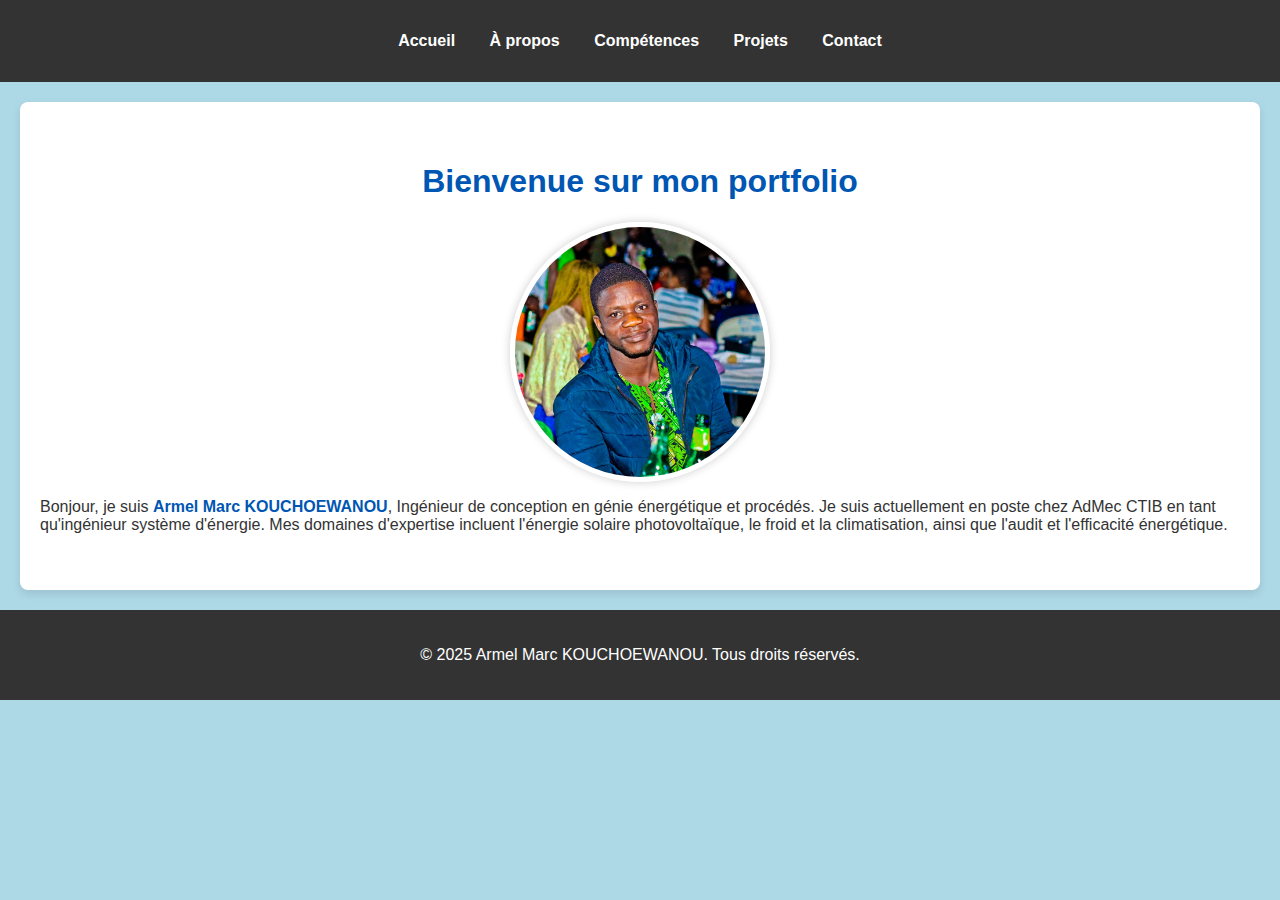
<file: index.html>
<!DOCTYPE html>
<html lang="fr">
<head>
    <meta charset="UTF-8">
    <meta name="viewport" content="width=device-width, initial-scale=1.0">
    <title>Accueil - Mon Portfolio</title>
    <link rel="stylesheet" href="style.css">
</head>
<body>
    <header>
        <nav>
            <ul>
                <li><a href="index.html">Accueil</a></li>
                <li><a href="a-propos.html">À propos</a></li>
                <li><a href="competences.html">Compétences</a></li>
                <li><a href="projets.html">Projets</a></li>
                <li><a href="contact.html">Contact</a></li>
            </ul>
        </nav>
    </header>

    <main>
        <section id="accueil">
            <h1>Bienvenue sur mon portfolio</h1>
            <img src="ma photo.jpg" alt="Photo de profil d'Armel Marc KOUCHOEWANOU" class="profile-photo">
            <p>
                Bonjour, je suis <span class="mon-nom">Armel Marc KOUCHOEWANOU</span>, Ingénieur de conception en génie énergétique et procédés.
                Je suis actuellement en poste chez AdMec CTIB en tant qu'ingénieur système d'énergie.
                Mes domaines d'expertise incluent l'énergie solaire photovoltaïque, le froid et la climatisation, ainsi que l'audit et l'efficacité énergétique.
            </p>
        </section>
    </main>

    <footer>
        <p>&copy; 2025 Armel Marc KOUCHOEWANOU. Tous droits réservés.</p>
    </footer>
</body>
</html>
</file>
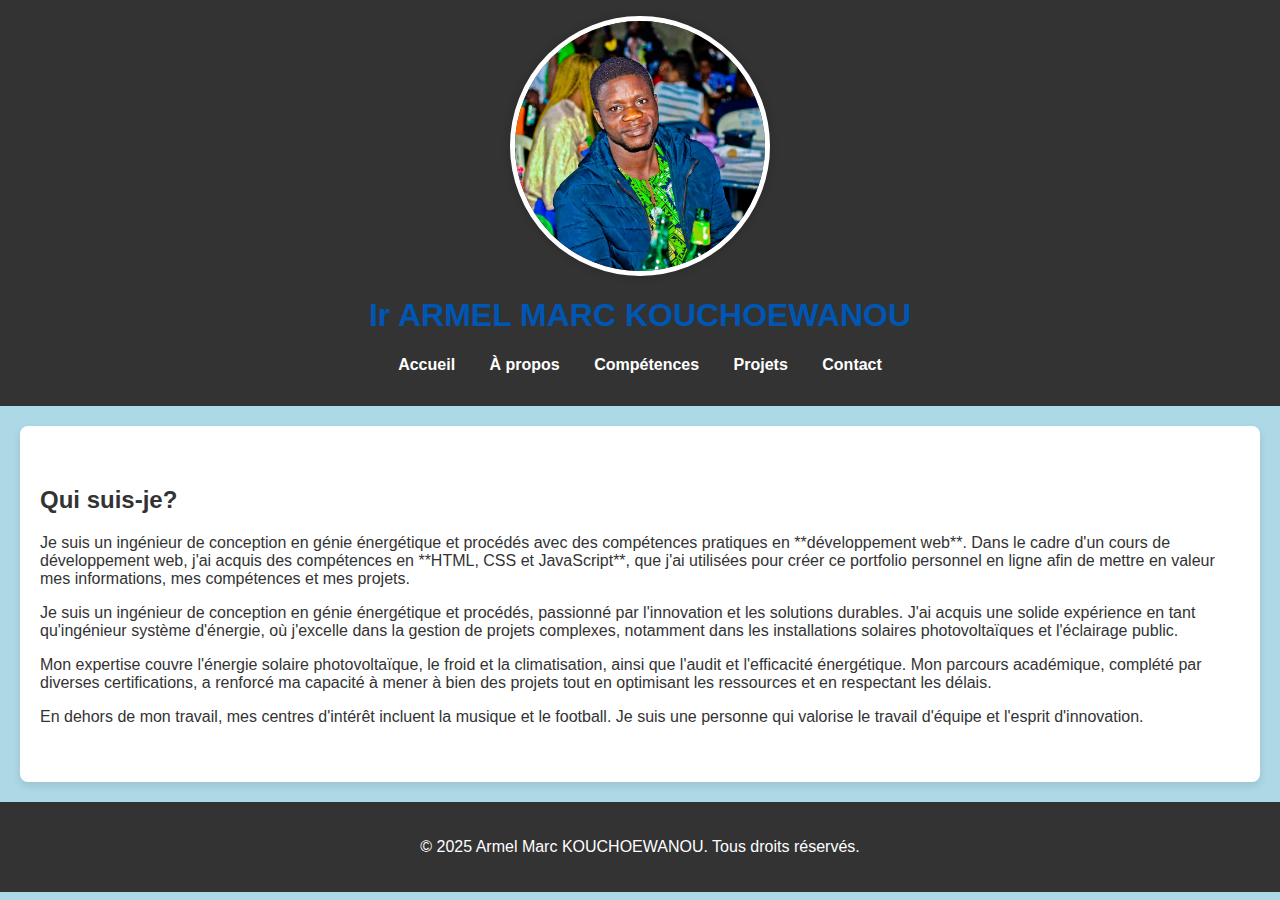
<file: a-propos.html>
<!DOCTYPE html>
<html lang="fr">
<head>
    <meta charset="UTF-8">
    <meta name="viewport" content="width=device-width, initial-scale=1.0">
    <title>Mon Portfolio - Armel Marc KOUCHOEWANOU</title>
    <link rel="stylesheet" href="style.css">
</head>
<body>
    <header>
        <nav>
            <img src="ma photo.jpg" alt="Photo de profil d'Armel Marc KOUCHOEWANOU" class="profile-photo">
            <h1>Ir ARMEL MARC KOUCHOEWANOU</h1>
            <ul>
                <li><a href="index.html">Accueil</a></li>
                <li><a href="a-propos.html">À propos</a></li>
                <li><a href="competences.html">Compétences</a></li>
                <li><a href="projets.html">Projets</a></li>
                <li><a href="contact.html">Contact</a></li>
            </ul>
        </nav>
    </header>

    <main>
        <section id="a-propos">
            <h2>Qui suis-je?</h2>

            <p>
                Je suis un ingénieur de conception en génie énergétique et procédés avec des compétences pratiques en **développement web**. Dans le cadre d'un cours de développement web, j'ai acquis des compétences en **HTML, CSS et JavaScript**, que j'ai utilisées pour créer ce portfolio personnel en ligne afin de mettre en valeur mes informations, mes compétences et mes projets.
            </p>

            <p>
                Je suis un ingénieur de conception en génie énergétique et procédés, passionné par l'innovation et les solutions durables. J'ai acquis une solide expérience en tant qu'ingénieur système d'énergie, où j'excelle dans la gestion de projets complexes, notamment dans les installations solaires photovoltaïques et l'éclairage public.
            </p>

            <p>
                Mon expertise couvre l'énergie solaire photovoltaïque, le froid et la climatisation, ainsi que l'audit et l'efficacité énergétique. Mon parcours académique, complété par diverses certifications, a renforcé ma capacité à mener à bien des projets tout en optimisant les ressources et en respectant les délais.
            </p>

            <p>
                En dehors de mon travail, mes centres d'intérêt incluent la musique et le football. Je suis une personne qui valorise le travail d'équipe et l'esprit d'innovation.
            </p>
        </section>
    </main>

    <footer>
        <p>&copy; 2025 Armel Marc KOUCHOEWANOU. Tous droits réservés.</p>
    </footer>
</body>
</html>
</file>
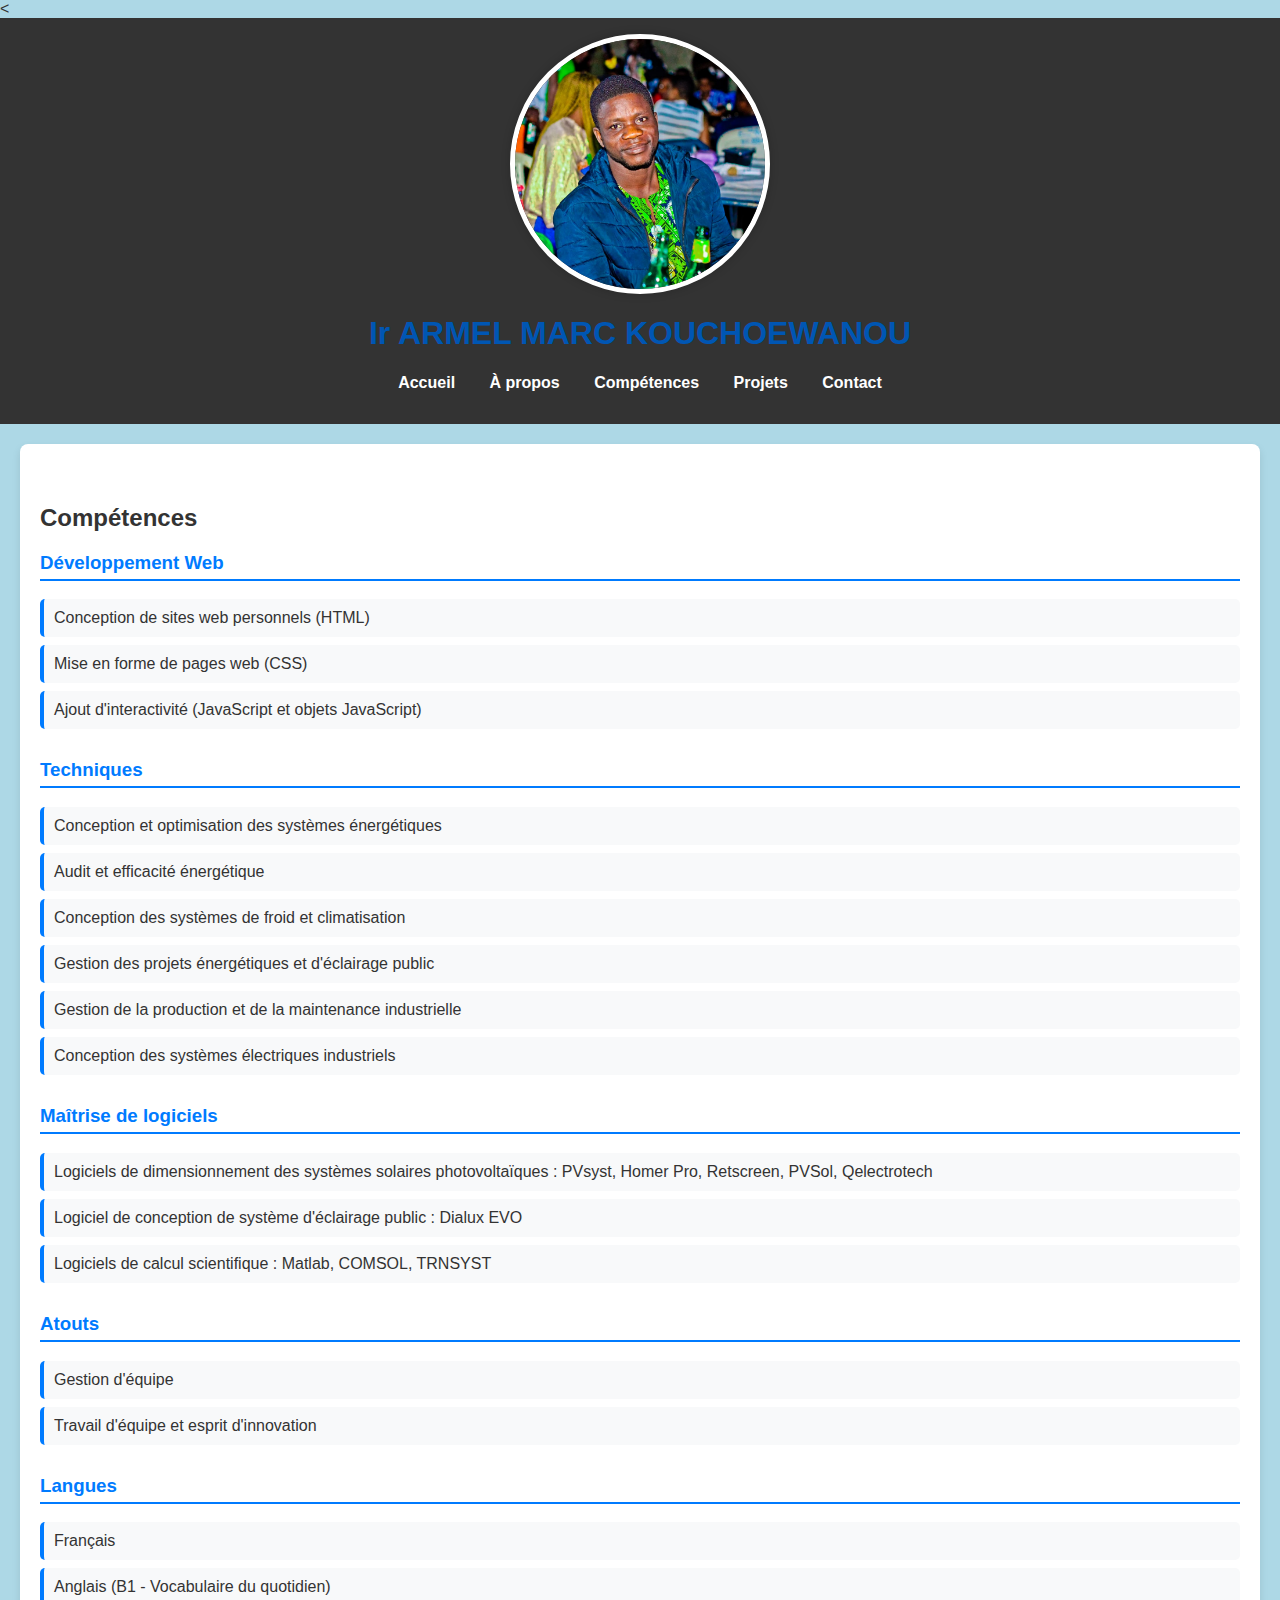
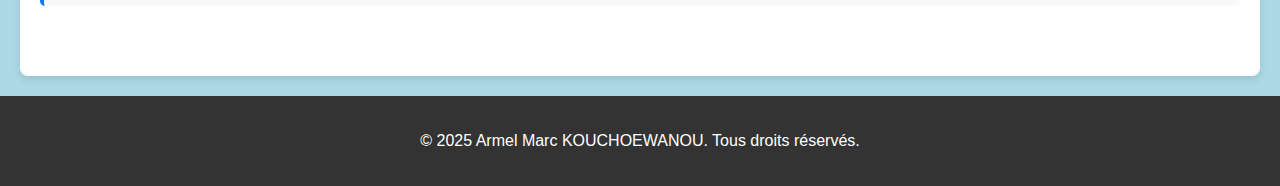
<file: competences.html>
<<!DOCTYPE html>
<html lang="fr">
<head>
    <meta charset="UTF-8">
    <meta name="viewport" content="width=device-width, initial-scale=1.0">
    <title>Mon Portfolio - Armel Marc KOUCHOEWANOU</title>
    <link rel="stylesheet" href="style.css">
</head>
<body>
    <header>
        <nav>
            <img src="ma photo.jpg" alt="Photo de profil d'Armel Marc KOUCHOEWANOU" class="profile-photo">
            <h1>Ir ARMEL MARC KOUCHOEWANOU</h1>
            <ul>
                <li><a href="index.html">Accueil</a></li>
                <li><a href="a-propos.html">À propos</a></li>
                <li><a href="competences.html">Compétences</a></li>
                <li><a href="projets.html">Projets</a></li>
                <li><a href="contact.html">Contact</a></li>
            </ul>
        </nav>
    </header>

    <main>
        <section id="competences">
            <h2>Compétences</h2>

            <div class="competence-category">
                <h3>Développement Web</h3>
                <ul>
                    <li>Conception de sites web personnels (HTML)</li>
                    <li>Mise en forme de pages web (CSS)</li>
                    <li>Ajout d'interactivité (JavaScript et objets JavaScript)</li>
                </ul>
            </div>

            <div class="competence-category">
                <h3>Techniques</h3>
                <ul>
                    <li>Conception et optimisation des systèmes énergétiques</li>
                    <li>Audit et efficacité énergétique</li>
                    <li>Conception des systèmes de froid et climatisation</li>
                    <li>Gestion des projets énergétiques et d'éclairage public</li>
                    <li>Gestion de la production et de la maintenance industrielle</li>
                    <li>Conception des systèmes électriques industriels</li>
                </ul>
            </div>

            <div class="competence-category">
                <h3>Maîtrise de logiciels</h3>
                <ul>
                    <li>Logiciels de dimensionnement des systèmes solaires photovoltaïques : PVsyst, Homer Pro, Retscreen, PVSol, Qelectrotech</li>
                    <li>Logiciel de conception de système d'éclairage public : Dialux EVO</li>
                    <li>Logiciels de calcul scientifique : Matlab, COMSOL, TRNSYST</li>
                </ul>
            </div>

            <div class="competence-category">
                <h3>Atouts</h3>
                <ul>
                    <li>Gestion d'équipe</li>
                    <li>Travail d'équipe et esprit d'innovation</li>
                </ul>
            </div>
            
            <div class="competence-category">
                <h3>Langues</h3>
                <ul>
                    <li>Français</li>
                    <li>Anglais (B1 - Vocabulaire du quotidien)</li>
                </ul>
            </div>
        </section>
    </main>

    <footer>
        <p>&copy; 2025 Armel Marc KOUCHOEWANOU. Tous droits réservés.</p>
    </footer>
</body>
</html>
</file>
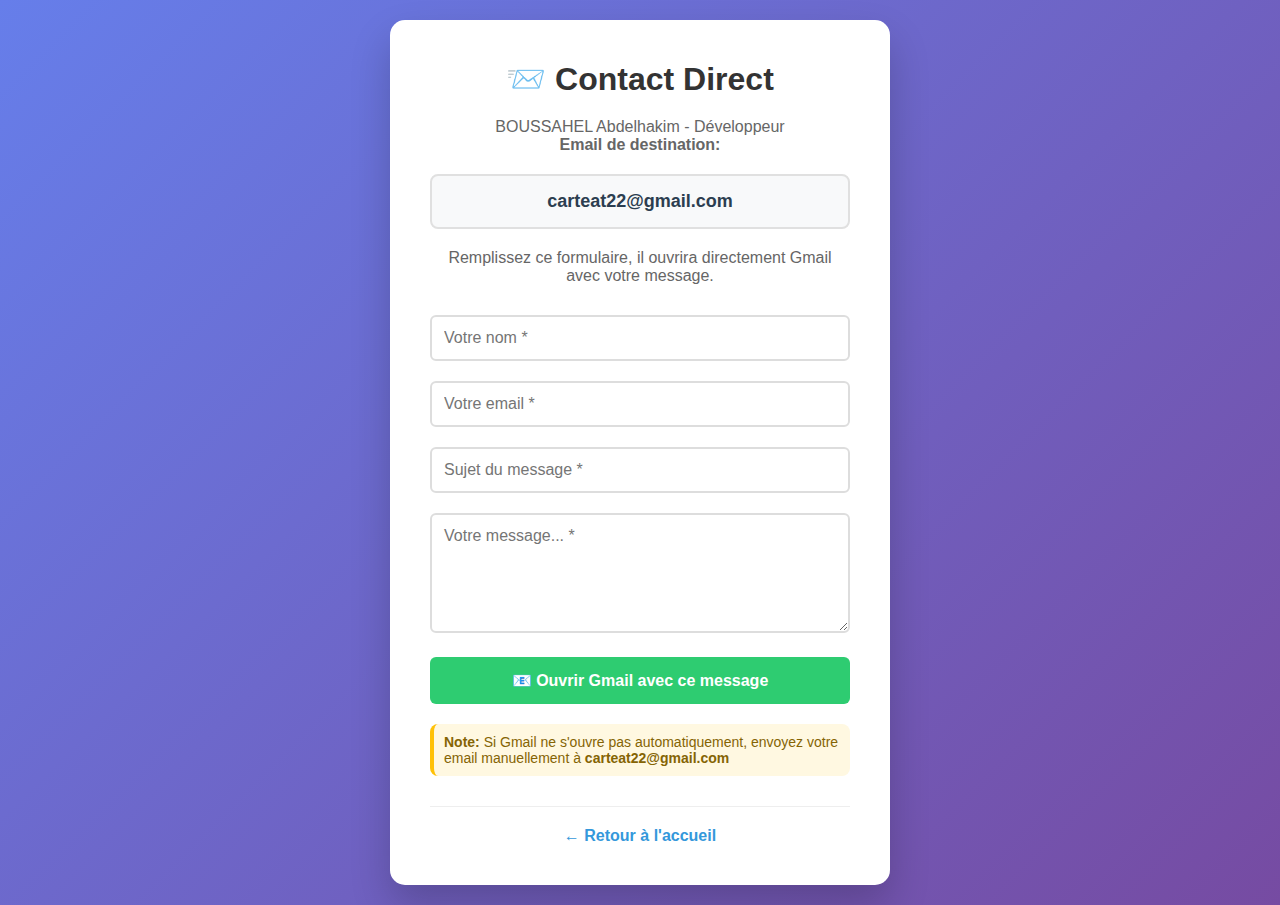
<file: contact.html>
<!DOCTYPE html>
<html lang="fr">
<head>
    <meta charset="UTF-8">
    <meta name="viewport" content="width=device-width, initial-scale=1.0">
    <title>Contact Direct - BOUSSAHEL Abdelhakim</title>
    <style>
        * {
            margin: 0;
            padding: 0;
            box-sizing: border-box;
            font-family: 'Segoe UI', Tahoma, Geneva, Verdana, sans-serif;
        }
        
        body {
            background: linear-gradient(135deg, #667eea 0%, #764ba2 100%);
            min-height: 100vh;
            display: flex;
            justify-content: center;
            align-items: center;
            padding: 20px;
        }
        
        .contact-container {
            background: white;
            border-radius: 15px;
            padding: 40px;
            width: 100%;
            max-width: 500px;
            box-shadow: 0 20px 40px rgba(0,0,0,0.2);
        }
        
        h1 {
            color: #333;
            margin-bottom: 20px;
            text-align: center;
        }
        
        .email-display {
            background: #f8f9fa;
            padding: 15px;
            border-radius: 8px;
            border: 2px solid #e0e0e0;
            margin: 20px 0;
            font-size: 18px;
            font-weight: bold;
            color: #2c3e50;
            text-align: center;
            word-break: break-all;
        }
        
        input, textarea {
            width: 100%;
            padding: 12px;
            margin: 10px 0;
            border: 2px solid #ddd;
            border-radius: 6px;
            font-size: 16px;
        }
        
        input:focus, textarea:focus {
            outline: none;
            border-color: #3498db;
        }
        
        textarea {
            min-height: 120px;
            resize: vertical;
        }
        
        .submit-btn {
            background: #2ecc71;
            color: white;
            border: none;
            padding: 14px 30px;
            border-radius: 6px;
            font-size: 16px;
            font-weight: bold;
            cursor: pointer;
            width: 100%;
            margin-top: 10px;
        }
        
        .submit-btn:hover {
            background: #27ae60;
        }
        
        .message {
            padding: 12px;
            border-radius: 6px;
            margin: 15px 0;
            display: none;
        }
        
        .success {
            background: #d4edda;
            color: #155724;
            border: 1px solid #c3e6cb;
            display: block;
        }
        
        .error {
            background: #f8d7da;
            color: #721c24;
            border: 1px solid #f5c6cb;
            display: block;
        }
        
        .back-home {
            text-align: center;
            margin-top: 30px;
            padding-top: 20px;
            border-top: 1px solid #eee;
        }
        
        .back-home a {
            color: #3498db;
            text-decoration: none;
            font-weight: bold;
        }
        
        @media (max-width: 600px) {
            .contact-container {
                padding: 20px;
            }
        }
    </style>
</head>
<body>
    <div class="contact-container">
        <h1>📨 Contact Direct</h1>
        <p style="text-align: center; color: #666; margin-bottom: 20px;">
            BOUSSAHEL Abdelhakim - Développeur<br>
            <strong>Email de destination:</strong>
        </p>
        
        <div class="email-display">
            carteat22@gmail.com
        </div>
        
        <p style="text-align: center; color: #666; margin-bottom: 20px;">
            Remplissez ce formulaire, il ouvrira directement Gmail avec votre message.
        </p>
        
        <form id="simpleForm">
            <input type="text" id="name" placeholder="Votre nom *" required>
            <input type="email" id="senderEmail" placeholder="Votre email *" required>
            <input type="text" id="subject" placeholder="Sujet du message *" required>
            <textarea id="msg" placeholder="Votre message... *" required></textarea>
            
            <button type="submit" class="submit-btn">📧 Ouvrir Gmail avec ce message</button>
        </form>
        
        <div id="formMessage" class="message"></div>
        
        <div class="back-home">
            <a href="index.html">← Retour à l'accueil</a>
        </div>
    </div>

    <script>
        // Fonction pour le formulaire - Solution SIMPLE
        document.getElementById('simpleForm').addEventListener('submit', function(e) {
            e.preventDefault();
            
            const name = document.getElementById('name').value.trim();
            const email = document.getElementById('senderEmail').value.trim();
            const subject = document.getElementById('subject').value.trim();
            const message = document.getElementById('msg').value.trim();
            
            // Validation simple
            if (!name || !email || !subject || !message) {
                showMessage('Veuillez remplir tous les champs obligatoires (*).', 'error');
                return;
            }
            
            // Vérifier l'email
            const emailRegex = /^[^\s@]+@[^\s@]+\.[^\s@]+$/;
            if (!emailRegex.test(email)) {
                showMessage('Veuillez entrer un email valide.', 'error');
                return;
            }
            
            // Préparer l'email pour Gmail
            const emailSubject = subject || `Message de ${name}`;
            const emailBody = `Bonjour Abdelhakim,%0D%0A%0D%0A
Nom: ${name}%0D%0A
Email: ${email}%0D%0A%0D%0A
Message:%0D%0A${message}%0D%0A%0D%0A
---%0D%0A
Ce message a été envoyé depuis votre formulaire de contact.`;
            
            // OUVERTURE DIRECTE DE GMAIL
            const gmailUrl = `mailto:carteat22@gmail.com?subject=${encodeURIComponent(emailSubject)}&body=${encodeURIComponent(emailBody)}`;
            window.open(gmailUrl, '_blank');
            
            // Message de confirmation
            showMessage('✅ Gmail s\'ouvre avec votre message pré-rempli!', 'success');
            
            // Réinitialiser après 2 secondes
            setTimeout(() => {
                document.getElementById('simpleForm').reset();
                document.getElementById('formMessage').style.display = 'none';
            }, 3000);
        });
        
        // Fonction pour afficher les messages
        function showMessage(text, type) {
            const messageDiv = document.getElementById('formMessage');
            messageDiv.textContent = text;
            messageDiv.className = `message ${type}`;
            messageDiv.style.display = 'block';
        }
        
        // Ajout d'un lien de secours pour ceux qui n'ont pas Gmail configuré
        window.addEventListener('load', () => {
            console.log("📧 Formulaire simple chargé - Destination: carteat22@gmail.com");
            
            // Ajouter un message d'alternative
            const alternativeDiv = document.createElement('div');
            alternativeDiv.innerHTML = `
                <div style="margin-top: 20px; padding: 10px; background: #fff8e1; border-radius: 8px; border-left: 4px solid #ffc107;">
                    <p style="margin: 0; font-size: 14px; color: #856404;">
                        <strong>Note:</strong> Si Gmail ne s'ouvre pas automatiquement, 
                        envoyez votre email manuellement à <strong>carteat22@gmail.com</strong>
                    </p>
                </div>
            `;
            
            document.querySelector('.submit-btn').after(alternativeDiv);
        });
    </script>
</body>
</html>
</file>
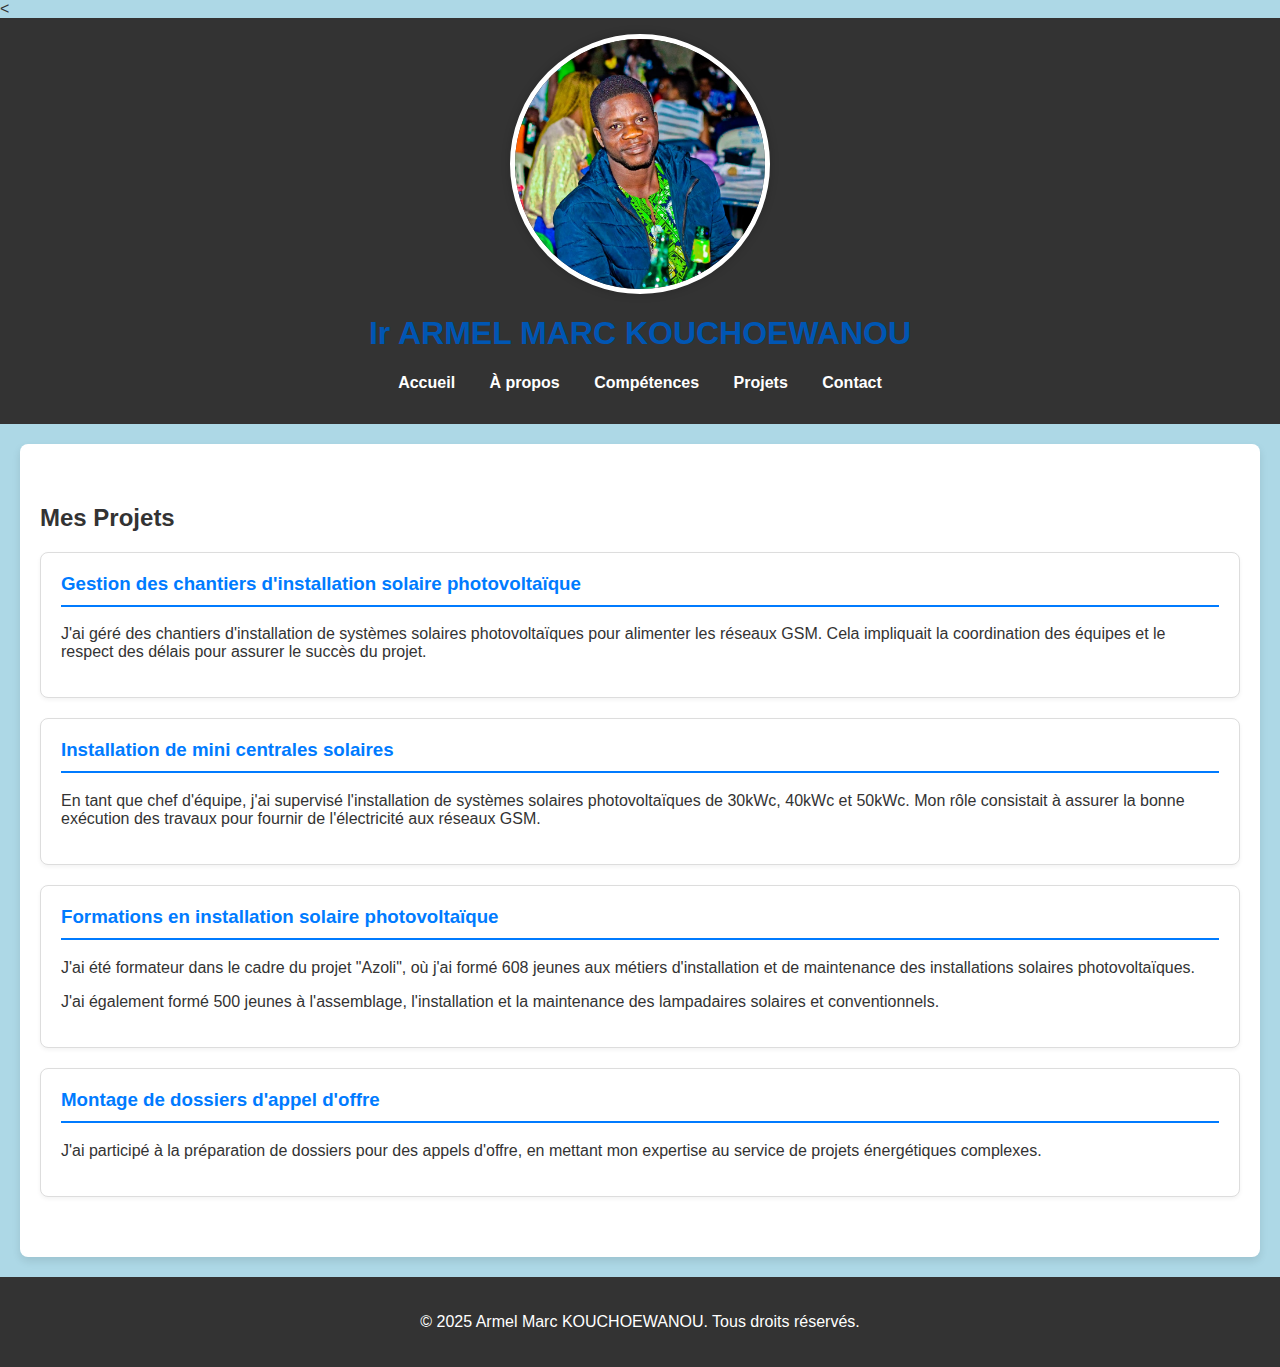
<file: projets.html>
<<!DOCTYPE html>
<html lang="fr">
<head>
    <meta charset="UTF-8">
    <meta name="viewport" content="width=device-width, initial-scale=1.0">
    <title>Mon Portfolio - Armel Marc KOUCHOEWANOU</title>
    <link rel="stylesheet" href="style.css">
</head>
<body>
    <header>
        <nav>
           <img src="ma photo.jpg" alt="Photo de profil d'Armel Marc KOUCHOEWANOU" class="profile-photo">
            <h1>Ir ARMEL MARC KOUCHOEWANOU</h1>
            <ul>
                <li><a href="index.html">Accueil</a></li>
                <li><a href="a-propos.html">À propos</a></li>
                <li><a href="competences.html">Compétences</a></li>
                <li><a href="projets.html">Projets</a></li>
                <li><a href="contact.html">Contact</a></li>
            </ul>
        </nav>
    </header>

    <main>
        <section id="projets">
            <h2>Mes Projets</h2>

            <div class="projet-card">
                <h3>Gestion des chantiers d'installation solaire photovoltaïque</h3>
                <p>J'ai géré des chantiers d'installation de systèmes solaires photovoltaïques pour alimenter les réseaux GSM. Cela impliquait la coordination des équipes et le respect des délais pour assurer le succès du projet.</p>
            </div>

            <div class="projet-card">
                <h3>Installation de mini centrales solaires</h3>
                <p>En tant que chef d'équipe, j'ai supervisé l'installation de systèmes solaires photovoltaïques de 30kWc, 40kWc et 50kWc. Mon rôle consistait à assurer la bonne exécution des travaux pour fournir de l'électricité aux réseaux GSM.</p>
            </div>

            <div class="projet-card">
                <h3>Formations en installation solaire photovoltaïque</h3>
                <p>J'ai été formateur dans le cadre du projet "Azoli", où j'ai formé 608 jeunes aux métiers d'installation et de maintenance des installations solaires photovoltaïques.</p>
                <p>J'ai également formé 500 jeunes à l'assemblage, l'installation et la maintenance des lampadaires solaires et conventionnels.</p>
            </div>

            <div class="projet-card">
                <h3>Montage de dossiers d'appel d'offre</h3>
                <p>J'ai participé à la préparation de dossiers pour des appels d'offre, en mettant mon expertise au service de projets énergétiques complexes.</p>
            </div>

        </section>
    </main>

    <footer>
        <p>&copy; 2025 Armel Marc KOUCHOEWANOU. Tous droits réservés.</p>
    </footer>
</body>
</html>
</file>
<file: style.css>
body {
    font-family: Arial, sans-serif;
    margin: 0;
    padding: 0;
    background-color: lightblue;
    color: #333;
}

header {
    background-color: #333;
    color: white;
    padding: 1rem 0;
    text-align: center;
}

nav ul {
    list-style: none;
    padding: 0;
}

nav ul li {
    display: inline;
    margin: 0 15px;
}

nav ul li a {
    color: white;
    text-decoration: none;
    font-weight: bold;
}

nav ul li a:hover {
    text-decoration: underline;
}

section {
    padding: 40px 20px;
    margin: 20px;
    background-color: white;
    border-radius: 8px;
    box-shadow: 0 4px 8px rgba(0,0,0,0.1);
}

h1 {
    color: #0056b3;
    text-align: center;
}

/* Styles pour l'image */
.profile-photo {
    display: block;
    margin: 0 auto;
    width: 250px;
    height: 250px;
    border-radius: 50%;
    object-fit: cover;
    border: 5px solid #fff;
    box-shadow: 0 0 10px rgba(0,0,0,0.2);
    transition: transform 0.3s ease-in-out; /* Ajoute une transition douce */
}

/* Effet de survol sur la photo */
.profile-photo:hover {
    transform: scale(1.05); /* Agrandit l'image de 5% au survol */
}

/* Styles pour le nom */
.mon-nom {
    font-weight: bold;
    color: #0056b3;
    transition: transform 0.3s ease-in-out; /* Ajoute une transition douce */
    display: inline-block; /* Nécessaire pour les transformations */
}

/* Effet de survol sur le nom */
.mon-nom:hover {
    transform: translateY(-5px); /* Déplace le nom de 5px vers le haut au survol */
}

footer {
    text-align: center;
    padding: 20px;
    background-color: #333;
    color: white;
    margin-top: 20px;
}

/* Styles pour les catégories de compétences */
.competence-category {
    margin-bottom: 30px;
}

.competence-category h3 {
    color: #007bff;
    border-bottom: 2px solid #007bff;
    padding-bottom: 5px;
}

.competence-category ul {
    list-style-type: none;
    padding-left: 0;
}

.competence-category li {
    background-color: #f8f9fa;
    padding: 10px;
    margin-bottom: 8px;
    border-radius: 5px;
    border-left: 4px solid #007bff;
}

/* Styles pour les cartes de projets */
.projet-card {
    background-color: #ffffff;
    border: 1px solid #ddd;
    border-radius: 8px;
    padding: 20px;
    margin-bottom: 20px;
    box-shadow: 0 2px 4px rgba(0,0,0,0.05);
}

.projet-card h3 {
    color: #007bff;
    border-bottom: 2px solid #007bff;
    padding-bottom: 10px;
    margin-top: 0;
}
</file>
